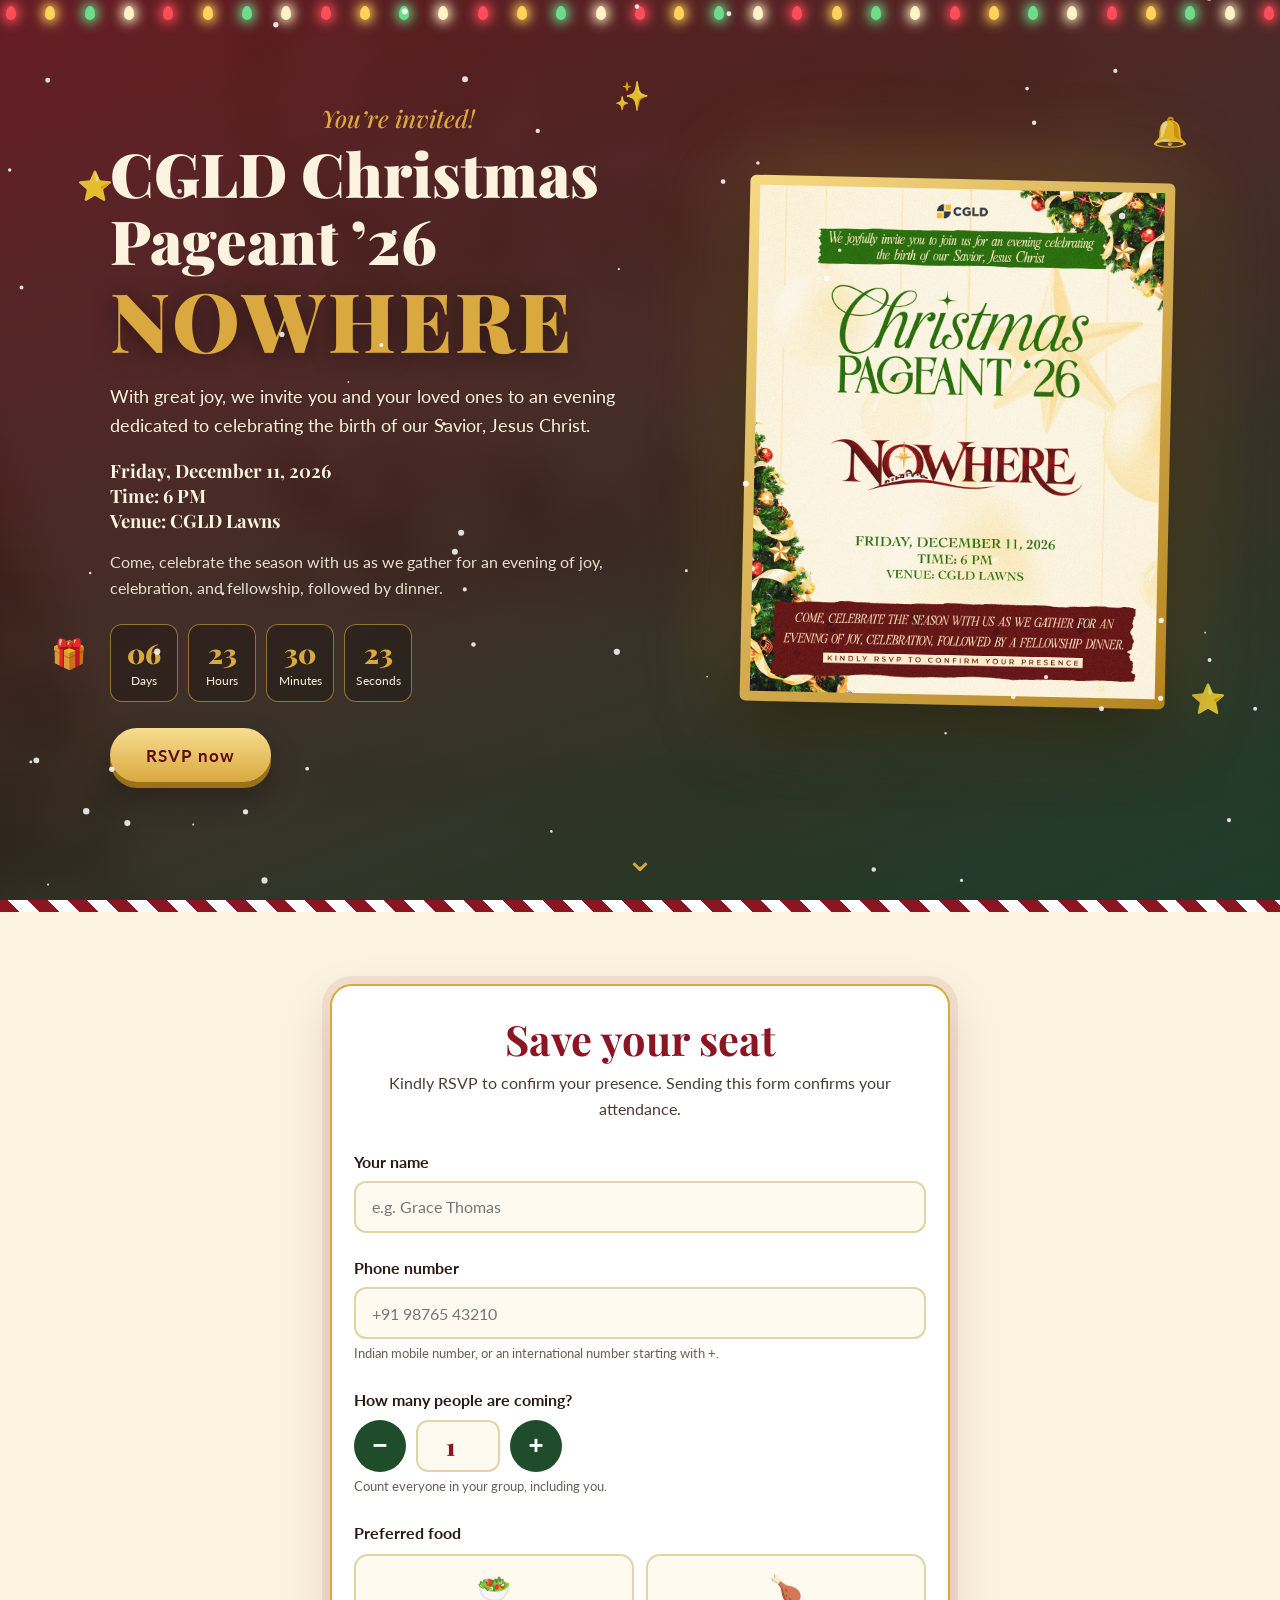
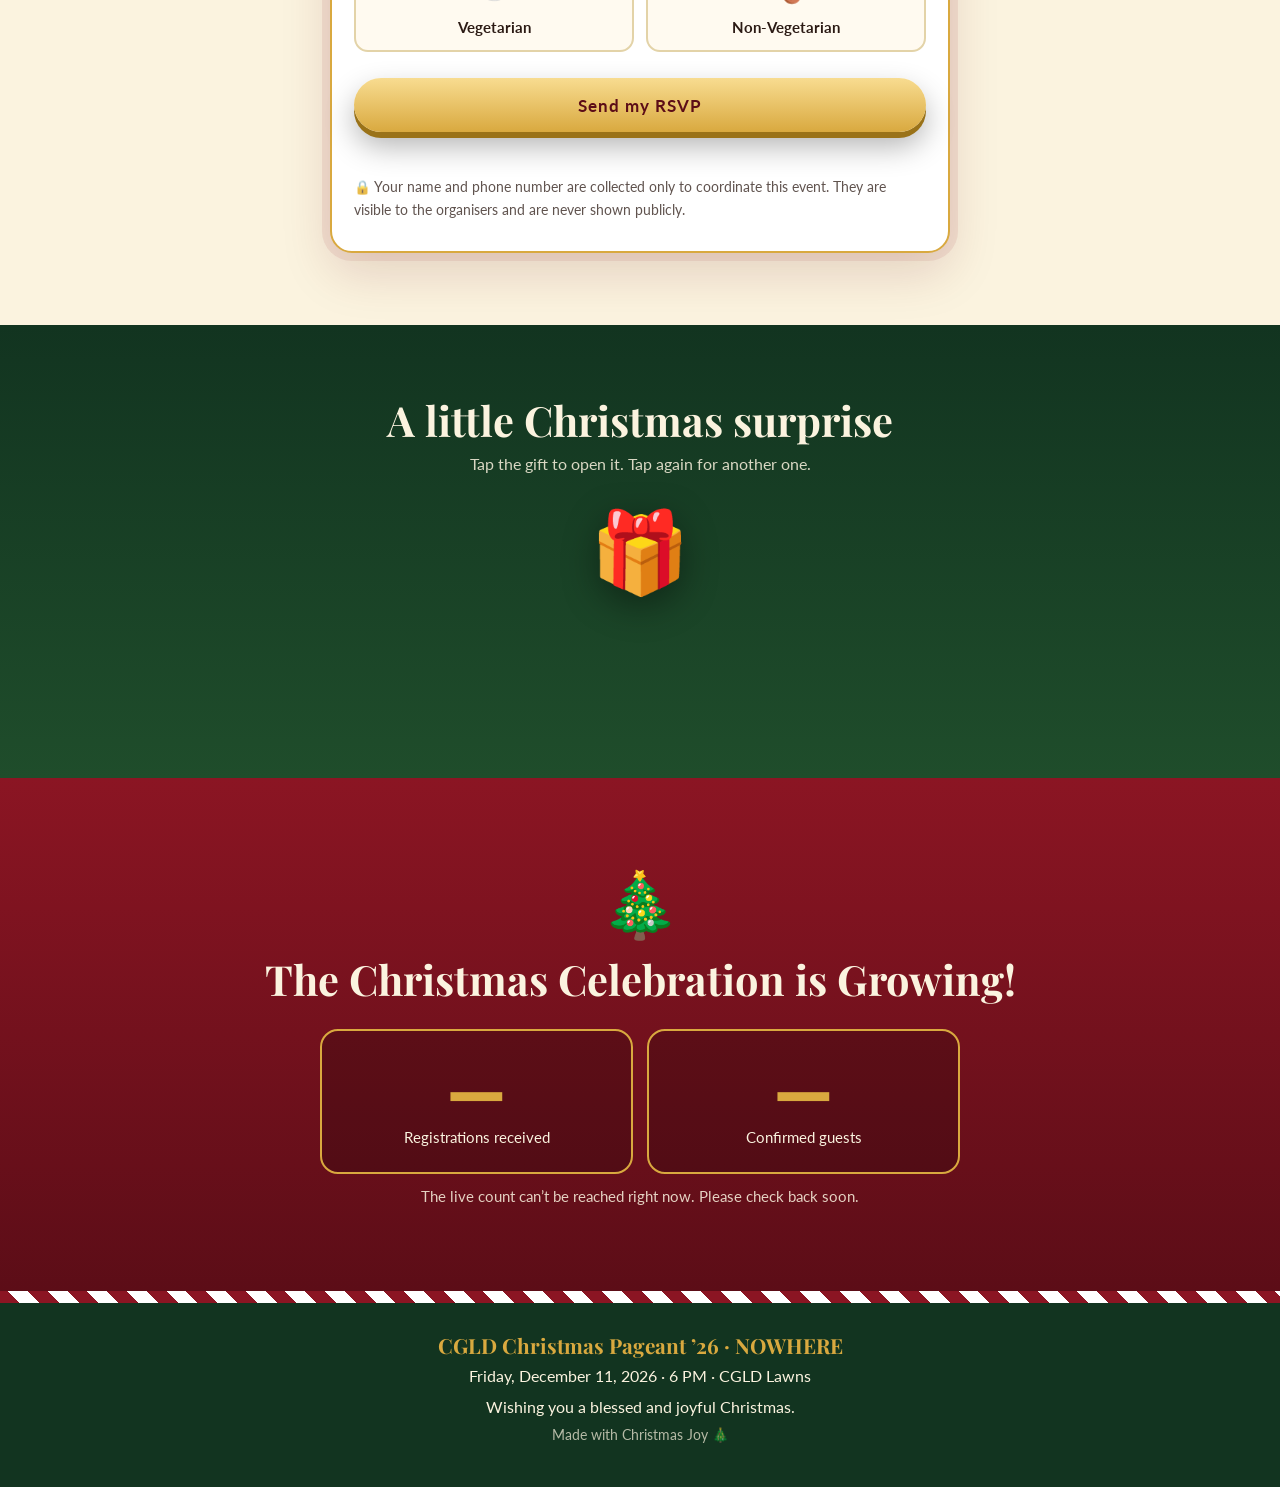
<file: index.html>
<!DOCTYPE html>
<html lang="en">
<head>
<meta charset="utf-8">
<meta name="viewport" content="width=device-width,initial-scale=1">
<title>CGLD Christmas Pageant ’26 — You’re Invited</title>
<meta name="description" content="CGLD Christmas Pageant ’26: NOWHERE. Friday, December 11, 2026 at 6 PM, CGLD Lawns. RSVP online.">
<link rel="preconnect" href="https://fonts.googleapis.com">
<link rel="preconnect" href="https://fonts.gstatic.com" crossorigin>
<link href="https://fonts.googleapis.com/css2?family=Playfair+Display:ital,wght@0,700;0,900;1,500&family=Lato:wght@400;700&display=swap" rel="stylesheet">
<link rel="stylesheet" href="style.css">
</head>
<body>
<canvas id="snow" aria-hidden="true"></canvas>
<div class="lights" aria-hidden="true"></div>

<header class="hero" id="top">
  <div class="hero-bg" aria-hidden="true"></div>
  <div class="float" aria-hidden="true">
    <span style="--x:6%;--y:18%;--d:0s">⭐</span><span style="--x:90%;--y:12%;--d:1s">🔔</span>
    <span style="--x:48%;--y:8%;--d:2s">✨</span><span style="--x:4%;--y:70%;--d:1.5s">🎁</span><span style="--x:93%;--y:75%;--d:.5s">⭐</span>
  </div>
  <div class="wrap hero-grid">
    <div class="hero-copy">
      <p class="hello">You’re invited!</p>
      <h1>CGLD Christmas Pageant ’26<span>NOWHERE</span></h1>
      <p class="lead">With great joy, we invite you and your loved ones to an evening dedicated to celebrating the birth of our Savior, Jesus Christ.</p>
      <p class="facts"><b>Friday, December 11, 2026</b><br><b>Time: 6 PM</b><br><b>Venue: CGLD Lawns</b></p>
      <p class="program">Come, celebrate the season with us as we gather for an evening of joy, celebration, and fellowship, followed by dinner.</p>
      <div id="countdown" class="countdown" role="timer" aria-label="Time until the event">
        <div><b data-cd="d">00</b>Days</div><div><b data-cd="h">00</b>Hours</div><div><b data-cd="m">00</b>Minutes</div><div><b data-cd="s">00</b>Seconds</div>
      </div>
      <a href="#rsvp" class="btn pulse">RSVP now</a>
    </div>
    <figure class="poster">
      <img src="christmas-poster.jpg" width="1080" height="1350" alt="Invitation poster: Christmas Pageant ’26, NOWHERE. Friday, December 11, 2026, 6 PM, CGLD Lawns. Kindly RSVP to confirm your presence.">
    </figure>
  </div>
  <a class="scroll" href="#rsvp" aria-label="Scroll down to the RSVP form">⌄</a>
</header>

<div class="candy" aria-hidden="true"></div>
<main>
<section class="sec light" id="rsvp" aria-labelledby="rsvp-h">
  <div class="card-form">
    <h2 id="rsvp-h">Save your seat</h2>
    <p class="sub">Kindly RSVP to confirm your presence. Sending this form confirms your attendance.</p>

    <form id="rsvp-form" novalidate>
      <input type="text" name="website" class="hp" tabindex="-1" autocomplete="off" aria-hidden="true">

      <label class="fld" for="name">Your name
        <input id="name" name="name" type="text" autocomplete="name" maxlength="80" placeholder="e.g. Grace Thomas" required>
        <em class="err" data-for="name" role="alert"></em>
      </label>

      <label class="fld" for="phone">Phone number
        <input id="phone" name="phone" type="tel" inputmode="tel" autocomplete="tel" placeholder="+91 98765 43210" required>
        <small>Indian mobile number, or an international number starting with +.</small>
        <em class="err" data-for="phone" role="alert"></em>
      </label>

      <div class="fld">
        <label for="headcount">How many people are coming?</label>
        <div class="stepper">
          <button type="button" data-step="-1" aria-label="Fewer guests">−</button>
          <input id="headcount" name="headcount" type="number" min="1" max="20" value="1" inputmode="numeric">
          <button type="button" data-step="1" aria-label="More guests">+</button>
        </div>
        <small>Count everyone in your group, including you.</small>
        <em class="err" data-for="headcount" role="alert"></em>
      </div>

      <fieldset class="fld"><legend>Preferred food</legend>
        <div class="cards">
          <label class="opt"><input type="radio" name="food" value="veg"><span><i>🥗</i>Vegetarian</span></label>
          <label class="opt"><input type="radio" name="food" value="nonveg"><span><i>🍗</i>Non-Vegetarian</span></label>
        </div>
        <em class="err" data-for="food" role="alert"></em>
      </fieldset>

      <button class="btn" id="submit" type="submit"><span class="lbl">Send my RSVP</span><span class="spin" aria-hidden="true"></span></button>
      <p id="form-msg" class="form-msg" role="alert"></p>
      <p class="privacy">🔒 Your name and phone number are collected only to coordinate this event. They are visible to the organisers and are never shown publicly.</p>
    </form>

    <div id="thanks" class="thanks" hidden tabindex="-1">
      <div class="tree" aria-hidden="true">🎄</div>
      <h3>Thank you!</h3>
      <p id="thanks-text"></p>
      <button type="button" class="btn alt" id="again">RSVP for someone else</button>
    </div>
  </div>
</section>

<section class="sec gift-sec" aria-labelledby="gift-h">
  <h2 id="gift-h">A little Christmas surprise</h2>
  <p class="sub">Tap the gift to open it. Tap again for another one.</p>
  <button type="button" id="gift" class="gift" aria-describedby="wish"><span class="box" aria-hidden="true">🎁</span><span class="sr">Open the gift</span></button>
  <p id="wish" class="wish" aria-live="polite"></p>
</section>

<section class="sec stats" aria-labelledby="st-h">
  <div class="tree" aria-hidden="true">🎄</div>
  <h2 id="st-h">The Christmas Celebration is Growing!</h2>
  <div class="stat-row">
    <div class="stat"><b class="num" id="stat-reg">—</b><span>Registrations received</span></div>
    <div class="stat"><b class="num" id="stat-guests">—</b><span>Confirmed guests</span></div>
  </div>
  <p id="stats-note" class="note" aria-live="polite"></p>
</section>
</main>

<footer>
  <div class="candy" aria-hidden="true"></div>
  <p class="foot-title">CGLD Christmas Pageant ’26 · NOWHERE</p>
  <p>Friday, December 11, 2026 · 6 PM · CGLD Lawns</p>
  <p>Wishing you a blessed and joyful Christmas.</p>
  <p class="small">Made with Christmas Joy 🎄</p>
</footer>

<script src="script.js" defer></script>
</body>
</html>
</file>
<file: style.css>
/* CGLD Christmas Pageant ’26 — styles. Palette: red, forest green, gold, cream, white. */
:root{--red:#8b1523;--red2:#5c0d17;--green:#1f4d2b;--green2:#123420;--gold:#d9a93f;--cream:#fbf3df;--ink:#2b1a14}
*{box-sizing:border-box}
[hidden]{display:none!important}
html{scroll-behavior:smooth}
body{margin:0;font:16px/1.65 Lato,system-ui,sans-serif;color:var(--cream);background:var(--green2);overflow-x:hidden}
h1,h2,h3,.num{font-family:'Playfair Display',Georgia,serif;line-height:1.1;margin:0}
.wrap{max-width:1100px;margin:auto;padding:0 20px}
.sr{position:absolute;width:1px;height:1px;overflow:hidden;clip:rect(0 0 0 0)}
.hp{position:absolute;left:-9999px}
:focus-visible{outline:3px solid var(--gold);outline-offset:3px}

#snow{position:fixed;inset:0;width:100%;height:100%;pointer-events:none;z-index:50}
.lights{position:absolute;top:0;left:0;right:0;display:flex;justify-content:space-between;padding:0 6px;z-index:5;pointer-events:none}
.lights i{width:10px;height:14px;margin-top:6px;border-radius:50% 50% 50% 50%/60% 60% 40% 40%;background:var(--c);box-shadow:0 0 12px 3px var(--c);animation:tw 1.8s infinite alternate}
@keyframes tw{from{opacity:.3}to{opacity:1}}

/* Hero */
.hero{position:relative;min-height:100svh;display:flex;align-items:center;padding:64px 0 80px;isolation:isolate;overflow:hidden}
.hero-bg{position:absolute;inset:0;z-index:-2;overflow:hidden}
.hero-bg::before{content:"";position:absolute;inset:-30px;background:url(christmas-poster.jpg) center/cover;filter:blur(20px)}
.hero-bg::after{content:"";position:absolute;inset:0;background:linear-gradient(160deg,rgba(92,13,23,.93),rgba(18,52,32,.95))}
.float span{position:absolute;left:var(--x);top:var(--y);font-size:1.8rem;z-index:-1;opacity:.85;animation:bob 5s ease-in-out var(--d) infinite alternate}
@keyframes bob{to{transform:translateY(-16px) rotate(8deg)}}
@media(max-width:600px){.float span{opacity:.3}}
.hero-grid{display:grid;gap:34px;align-items:center;width:100%}
.hello{font:italic 500 1.5rem 'Playfair Display',Georgia,serif;text-align: center;color:var(--gold);margin:0 0 6px}
h1{font-size:clamp(2.1rem,7vw,3.8rem);font-weight:900}
h1 span{display:block;font-size:1.35em;color:var(--gold);letter-spacing:.04em;text-shadow:0 3px 24px rgba(0,0,0,.45)}
.lead{font-size:1.1rem;max-width:34em;margin:18px 0}
.facts{font:700 1.15rem 'Playfair Display',Georgia,serif;margin:0 0 10px}
.program{max-width:34em;opacity:.9}
.countdown{display:flex;gap:10px;margin:22px 0 26px;flex-wrap:wrap}
.countdown div{min-width:68px;padding:10px 6px;text-align:center;font-size:.78rem;border:1px solid rgba(217,169,63,.6);border-radius:12px;background:rgba(0,0,0,.25)}
.countdown b{display:block;font:900 1.7rem 'Playfair Display',serif;color:var(--gold)}
.cd-done{margin:0;font-weight:700;font-size:1.1rem}
.poster{margin:0;justify-self:center;width:min(100%,420px);padding:10px;border-radius:6px;background:linear-gradient(135deg,#f6d983,#b58420);box-shadow:0 25px 70px rgba(0,0,0,.55),0 0 90px rgba(217,169,63,.4);transform:rotate(1.2deg)}
.poster img{display:block;width:100%;height:auto;aspect-ratio:4/5}
.scroll{position:absolute;bottom:14px;left:50%;translate:-50% 0;font-size:2.2rem;color:var(--gold);text-decoration:none;animation:bob 1.4s ease-in-out infinite alternate}
@media(min-width:900px){.hero-grid{grid-template-columns:1.15fr .85fr;gap:60px}.poster{width:min(100%,450px)}}

/* Buttons */
.btn{display:inline-flex;align-items:center;justify-content:center;gap:10px;min-height:54px;padding:0 36px;border:0;border-radius:99px;font:700 1.05rem Lato,sans-serif;letter-spacing:.06em;color:var(--red2);text-decoration:none;cursor:pointer;background:linear-gradient(#f8dc90,var(--gold));box-shadow:0 6px 0 #9a7218,0 14px 30px rgba(0,0,0,.3);transition:transform .15s,box-shadow .15s}
.btn:hover{transform:translateY(-3px);box-shadow:0 9px 0 #9a7218,0 18px 34px rgba(0,0,0,.35)}
.btn:active{transform:translateY(5px);box-shadow:0 1px 0 #9a7218}
.btn:disabled{opacity:.75;cursor:wait}
.btn.alt{color:var(--cream);background:linear-gradient(var(--red),var(--red2));box-shadow:0 6px 0 #3b0810,0 12px 26px rgba(0,0,0,.25)}
.pulse{animation:pulse 2.4s infinite}
@keyframes pulse{50%{box-shadow:0 6px 0 #9a7218,0 0 0 12px rgba(217,169,63,.25)}}
.spin{display:none;width:20px;height:20px;border:3px solid rgba(92,13,23,.3);border-top-color:var(--red2);border-radius:50%;animation:rot .8s linear infinite}
.loading .spin{display:inline-block}
@keyframes rot{to{transform:rotate(360deg)}}

/* Sections */
.candy{height:12px;background:repeating-linear-gradient(45deg,var(--red) 0 14px,#fff 14px 28px)}
.sec{padding:72px 20px;text-align:center}
.sec h2{font-size:clamp(1.8rem,5vw,2.6rem)}
.sub{margin:8px 0 26px;opacity:.85}
.light{background:var(--cream);color:var(--ink)}
.light h2{color:var(--red)}
.card-form{max-width:620px;margin:auto;padding:30px 22px;text-align:left;background:#fff;border:2px solid var(--gold);border-radius:22px;box-shadow:0 0 0 8px rgba(139,21,35,.08),0 20px 50px rgba(92,13,23,.15)}
.card-form h2,.card-form .sub{text-align:center}
.fld{display:block;margin:0 0 22px;padding:0;border:0;font-weight:700}
legend{padding:0;margin-bottom:8px;font-weight:700}
.fld input[type=text],.fld input[type=tel]{display:block;width:100%;min-height:52px;margin-top:6px;padding:0 16px;font:400 1rem Lato,sans-serif;color:var(--ink);background:#fffaf0;border:2px solid #e3d3a8;border-radius:12px}
.fld input:focus{border-color:var(--red);outline:0;box-shadow:0 0 0 4px rgba(139,21,35,.15)}
.fld small{display:block;margin-top:4px;font-weight:400;opacity:.7}
.err{display:block;min-height:0;margin-top:4px;font-style:normal;font-weight:700;font-size:.9rem;color:#b3001b}
.stepper{display:flex;align-items:center;gap:10px;margin-top:6px}
.stepper button{width:52px;height:52px;border:0;border-radius:50%;font-size:1.6rem;font-weight:700;color:#fff;background:var(--green);cursor:pointer}
.stepper button:active{transform:scale(.92)}
.stepper input{width:84px;height:52px;text-align:center;font:900 1.5rem 'Playfair Display',serif;color:var(--red);background:#fffaf0;border:2px solid #e3d3a8;border-radius:12px}
.cards{display:grid;grid-template-columns:1fr 1fr;gap:12px}
.opt{position:relative;cursor:pointer}
.opt input{position:absolute;opacity:0}
.opt span{display:flex;flex-direction:column;align-items:center;justify-content:center;gap:4px;min-height:92px;padding:10px;text-align:center;font-size:.95rem;background:#fffaf0;border:2px solid #e3d3a8;border-radius:14px;transition:.2s}
.opt i{font-style:normal;font-size:1.7rem}
.opt:hover span{border-color:var(--gold)}
.opt input:checked+span{color:#fff;background:var(--green);border-color:var(--green);transform:translateY(-2px);box-shadow:0 8px 18px rgba(31,77,43,.35)}
.opt input:focus-visible+span{outline:3px solid var(--gold);outline-offset:2px}
.card-form .btn{width:100%}
.form-msg{min-height:1.4em;margin:12px 0 0;font-weight:700;text-align:center;color:#b3001b}
.privacy{margin:10px 0 0;font-size:.85rem;opacity:.75}
.thanks{text-align:center;padding:10px 0}
.thanks h3{font-size:2rem;color:var(--red)}
.thanks p{margin:12px 0 22px}
.tree{font-size:4rem;display:inline-block;transform-origin:bottom;animation:sway 3s ease-in-out infinite alternate}
@keyframes sway{from{transform:rotate(-4deg) scale(1)}to{transform:rotate(4deg) scale(1.08)}}
.burst{position:fixed;z-index:60;pointer-events:none;font-size:1.4rem;animation:burst 1.4s ease-out forwards}
@keyframes burst{to{transform:translate(var(--dx),var(--dy)) rotate(360deg);opacity:0}}

/* Gift */
.gift-sec{background:linear-gradient(var(--green2),var(--green))}
.gift{border:0;background:none;padding:10px;cursor:pointer;transition:transform .2s}
.gift .box{display:block;font-size:5rem;line-height:1;filter:drop-shadow(0 10px 18px rgba(0,0,0,.4))}
.gift:hover{transform:scale(1.08) rotate(-4deg)}
.gift.shake .box{animation:shake .6s}
@keyframes shake{20%{transform:rotate(-14deg)}40%{transform:rotate(12deg) scale(1.1)}60%{transform:rotate(-10deg) scale(1.2)}80%{transform:rotate(6deg) scale(1.3)}to{transform:none}}
.wish{min-height:4.2em;max-width:30em;margin:12px auto 0;padding:0 8px;font:italic 500 1.35rem/1.4 'Playfair Display',serif;color:var(--gold);opacity:0}
.wish.show{opacity:1;animation:rise .7s}
@keyframes rise{from{opacity:0;transform:translateY(14px) scale(.96)}}
.confetti{position:fixed;z-index:60;pointer-events:none;width:var(--w);height:var(--h);background:var(--c);border-radius:2px;animation:fall 1.8s cubic-bezier(.2,.7,.4,1) forwards}
@keyframes fall{to{transform:translate(var(--dx),var(--dy)) rotate(var(--rot));opacity:0}}
.note{max-width:34em;margin:10px auto;font-size:.95rem;opacity:.85}

/* Stats + footer */
.stats{background:linear-gradient(var(--red),var(--red2))}
.stat-row{display:grid;grid-template-columns:1fr 1fr;gap:14px;max-width:640px;margin:28px auto 0}
.stat{padding:22px 10px;border:2px solid var(--gold);border-radius:18px;background:rgba(0,0,0,.2)}
.num{display:block;font-size:clamp(2.4rem,10vw,4rem);font-weight:900;color:var(--gold)}
.stat span{font-size:.95rem}
footer{padding:0 20px 36px;text-align:center;background:var(--green2)}
footer .candy{margin:0 -20px 28px}
footer p{margin:4px 0}
.foot-title{font:700 1.3rem 'Playfair Display',serif;color:var(--gold)}
.small{font-size:.85rem;opacity:.7}

@media(prefers-reduced-motion:reduce){*,*::before,*::after{animation:none!important;transition:none!important;scroll-behavior:auto!important}}
</file>
